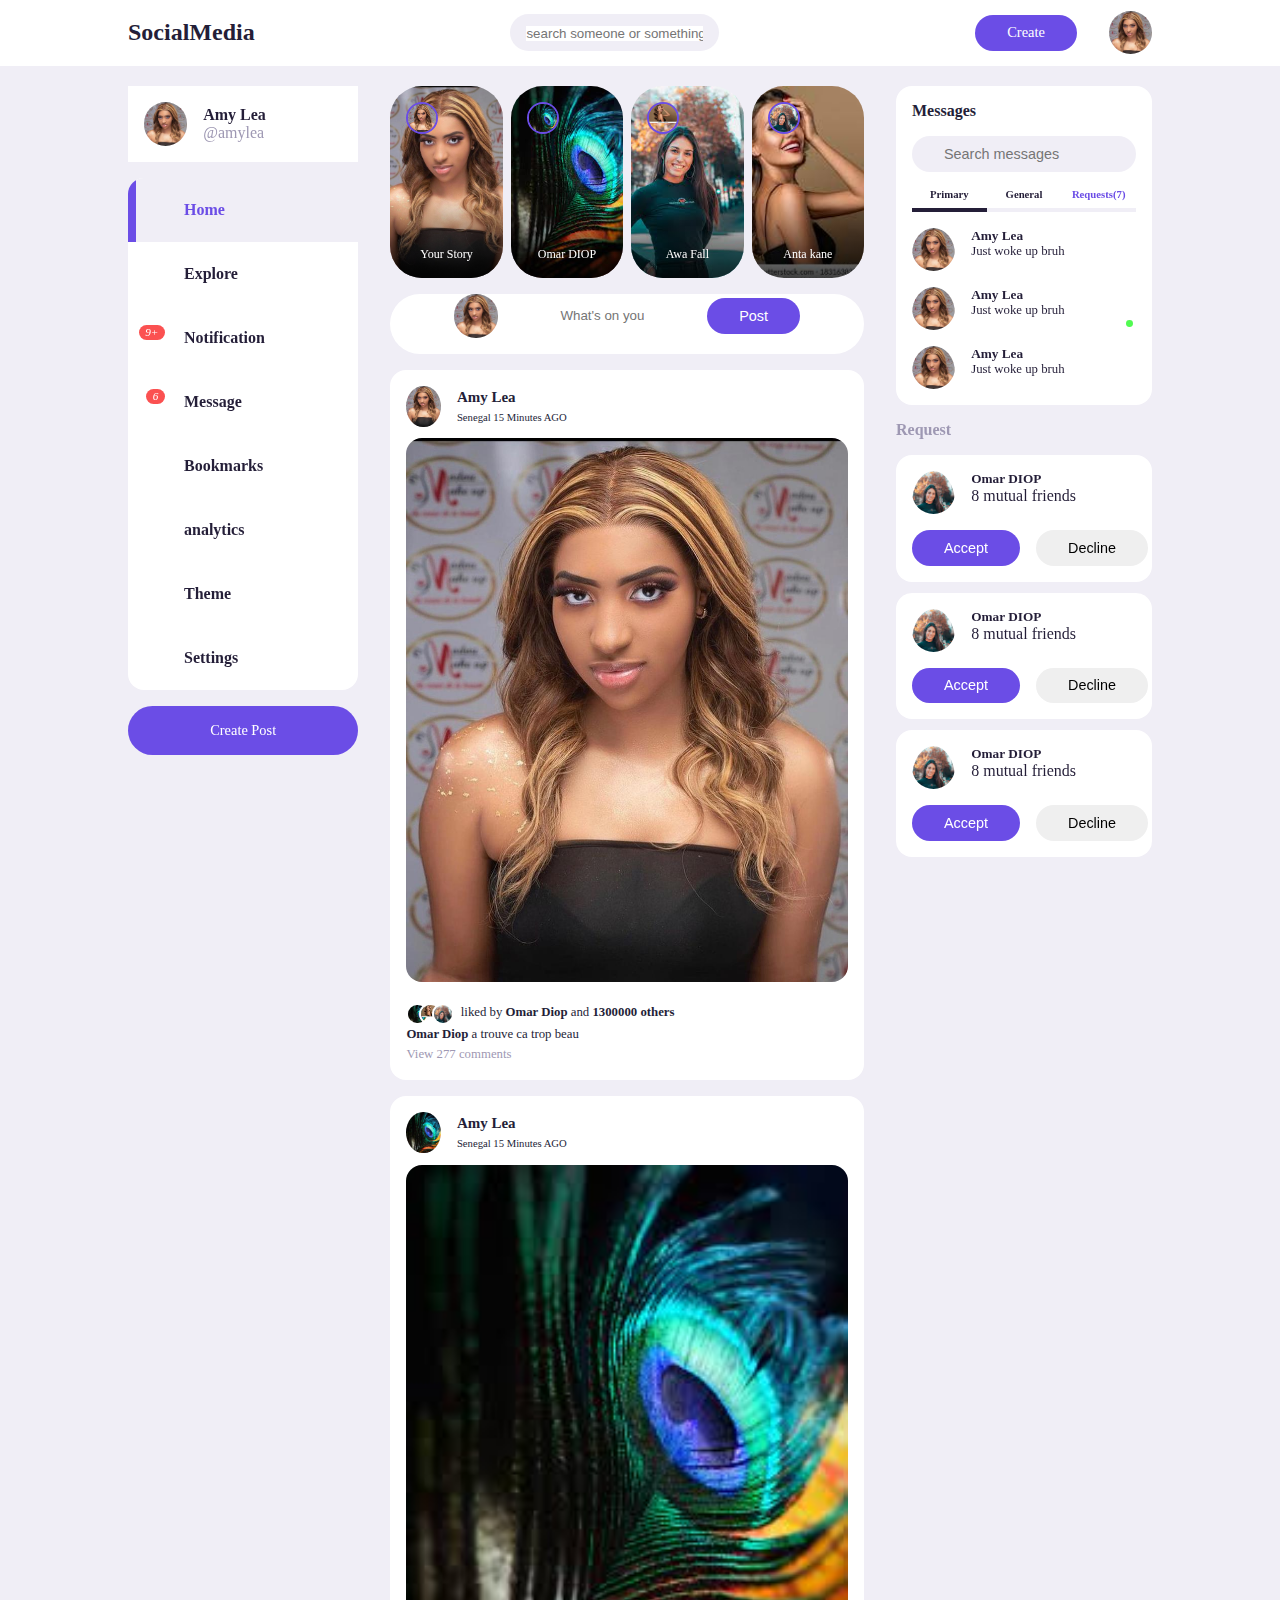
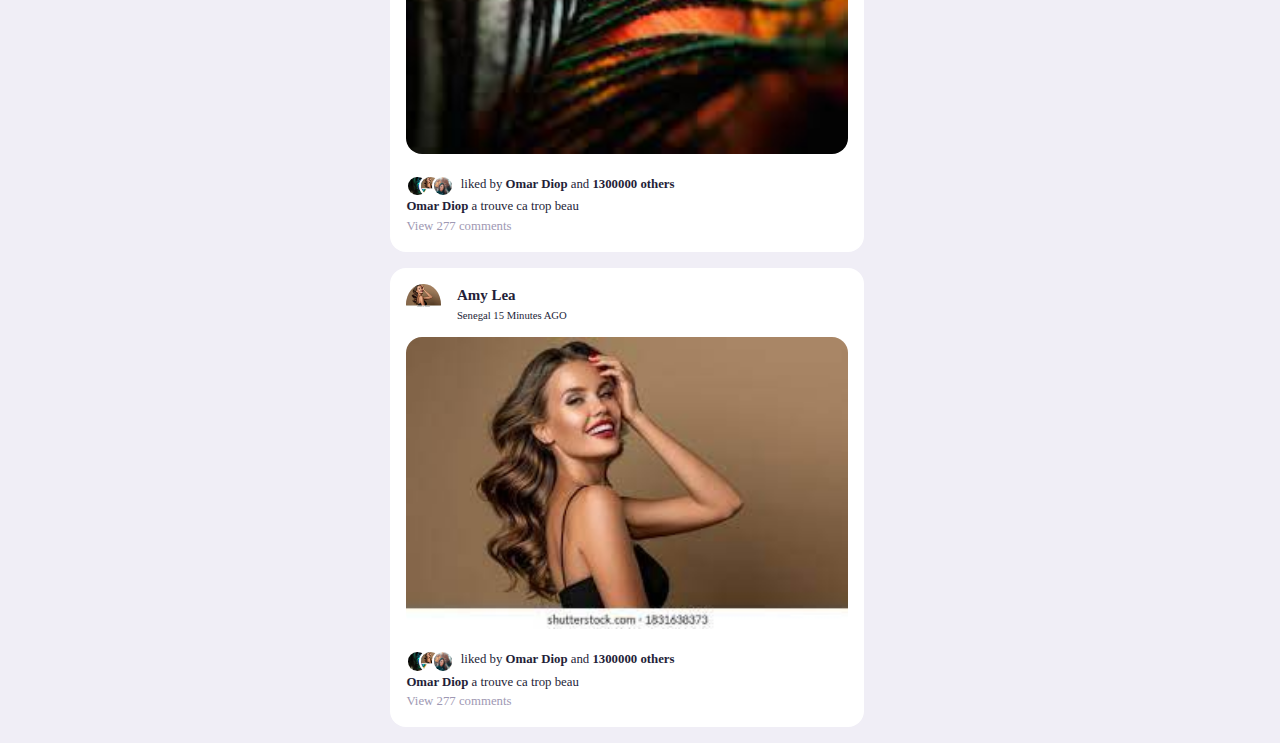
<file: index.html>
<!DOCTYPE html>
<html lang="en">
<head>
    <meta charset="UTF-8">
    <meta http-equiv="X-UA-Compatible" content="IE=edge">
    <meta name="viewport" content="width=device-width, initial-scale=1.0">
    <title>Reseau Social</title>
    <link rel="stylesheet" href="style.css">
    <!---ICONSCOUNT CDN-->
    <link rel="stylesheet" href="https://unicons.iconscout.com/release/v2.1.6/css/unicons.css">
</head>
<body>
    <nav>
        <div class="container">
            <h2 class="logo">SocialMedia</h2>
            <div class="search-bar">
                <i class="uil uil-search"></i>
                <input type="text" placeholder="search someone or something">
            </div>
            <div class="create">
                <label class="btn btn-primary"for="create-post">Create</label>
                <div class="profile-photo">
                    <img src="./image/profil4.jpg" alt="">
                </div>
            </div>
        </div>
    </nav>
    <!--------------MAIN SECTION------------------------>
    <main>
        <div class="container">
            <!---left------------>
            <div class="left">
                <a  class="profile">
                    <div class="profile-photo">
                        <img src="./image/profil4.jpg">
                    </div>
                    <div class="handle">
                        <h4>Amy Lea</h4>
                        <p class="text-muted">@amylea</p>
                    </div>
                </a>
                <!-----SIDEBAR-------------->
                <div class="sidebar">
                    <a class="menu-item active"><span><i class="uil uil-home"></i></span><h3>Home</h3></a>
                     <a class="menu-item" > <span><i class="uil uil-compass"></i></span><h3>Explore</h3></a>
                    <a class="menu-item" id="notifications"><span><i class="uil uil-bell"><small class="notification-count">9+</small></i></span><h3>Notification</h3>
                       <!--notification popup-->
                       <div class="notification-popup">
                           <div>
                               <div class="profile-photo">
                                   <img src="./image/profil1.jpg" alt=>
                               </div>
                               <div class="notificaion-body">
                                   <b>Omar DIOP </b>accept your request
                                   <small class="text-muted">2 DAYS AGO</small>
                               </div>
                           </div>
                       
                        <div>
                            <div class="profile-photo">
                                <img src="./image/profil2.jpg" alt=>
                            </div>
                            <div class="notificaion-body">
                                <b>Fatou Sall </b>accept your request
                                <small class="text-muted">3 DAYS AGO</small>
                            </div>
                        </div>
                    
                        <div>
                            <div class="profile-photo">
                                <img src="./image/profil3.jpg" alt=>
                            </div>
                            <div class="notificaion-body">
                                <b>Awa Kane </b>accept your request
                                <small class="text-muted">1 WEEK AGO</small>
                            </div>
                        </div>
                
                    
                        <div>
                            <div class="profile-photo">
                                <img src="./image/profil4.jpg" alt=>
                            </div>
                            <div class="notificaion-body">
                                <b>Fama DIOP </b>commented on your post
                                <small class="text-muted">1 MOUTH AGO</small>
                            </div>
                        </div>
                    </div>
                        
                    </a>
                    <!---Fin du notification popup-->
                      </a>
                    <a class="menu-item" id="messages-notification"> <span><i class="uil uil-envelope"><small class="notification-count">6</small></i></span><h3>Message</h3></a>
                    <a class="menu-item" >  <span><i class="uil uil-bookmark"></i></span><h3>Bookmarks</h3></a>
                    <a class="menu-item" >  <span><i class="uil uil-chart-line"></i></span><h3>analytics</h3></a>
                    <a class="menu-item" >  <span><i class="uil uil-palette"></i></span><h3>Theme</h3></a>
                    <a class="menu-item" >  <span><i class="uil uil-setting"></i></span><h3>Settings</h3></a>
                </div>
                <!--Fin du sidebar------------>
                <label for="create-post" class="btn btn-primary">Create Post</label>
            </div>
            <!--Middle------------>
            <div class="middle">
               <!---STORIES-->
               <div class="stories">
                   <div class="story">
                       <div class="profile-photo">
                           <img src="./image/profil4.jpg">
                       </div>
                       <p class="name">Your Story</p>
                   </div>
                   <div class="story">
                        <div class="profile-photo">
                            <img src="./image/profil1.jpg">
                        </div>
                        <p class="name">Omar DIOP</p>
                </div>
                <div class="story">
                        <div class="profile-photo">
                            <img src="./image/profil2.jpg">
                        </div>
                        <p class="name">Awa Fall</p>
                </div>
                <div class="story">
                        <div class="profile-photo">
                            <img src="./image/profil3.jpg">
                        </div>
                        <p class="name">Anta kane</p>
                </div>
               </div>
               <!----End Stories-->
               <form class="create-post">
                   <div class="profile-photo">
                       <img src="./image/profil4.jpg">
                   </div>
                   <input type="text" placeholder="What's on your mind ,Omar?" id="create-post">
                   <input type="submit" value="Post" class="btn btn-primary">
               </form>
               <!---------------------FEEDS------------------------>
               <div class="feeds">
                   <!-------------------FEED1---------------------->
                   <div class="feed">
                        <div class="head">
                            <div class="user">
                                <div class="profile-photo">
                                    <img src="./image/profil4.jpg">
                                </div>
                                <div class="ingo">
                                    <h3>Amy Lea</h3>
                                    <small>Senegal 15 Minutes AGO</small>
                                </div>
                            </div>
                            <span class="edit">
                                <i class="uil uil-ellipsis-h"></i>
                            </span>
                        </div>
                        <div class="photo">
                            <img src="./image/profil4.jpg">
                        </div>
                        <div class="action-button">
                            <div class="interaction-bttons">
                             <span><i class="uil uil-heart"></i></span>
                             <span><i class="uil uil-comment-dots"></i></span>
                             <span><i class="uil uil-share-alt"></i></span>
                            </div>
                            <div class="bookmarks">
                                <span><i class="uil uil-bookmark-full"></i></span>
                            </div>
                        </div>
                        <div class="liked-by">
                            <span> <img src="./image/profil1.jpg"></span>
                            <span> <img src="./image/profil2.jpg"></span>
                            <span> <img src="./image/profil3.jpg"></span>
                            <p>liked by <b>Omar Diop </b>and <b>1300000 others</b></p>
                        </div>
                         <div class="caption">
                             <p> <b>Omar Diop</b> a trouve ca trop beau <span class="hash-tag"></span></p>
                         </div>
                         <div class="comments text-muted">View 277 comments</div>
                   </div>
                   <!--------------------------END FEED1----------------------------------->
                    <!-------------------FEED2---------------------->
                    <div class="feed">
                        <div class="head">
                            <div class="user">
                                <div class="profile-photo">
                                    <img src="./image/profil1.jpg">
                                </div>
                                <div class="ingo">
                                    <h3>Amy Lea</h3>
                                    <small>Senegal 15 Minutes AGO</small>
                                </div>
                            </div>
                            <span class="edit">
                                <i class="uil uil-ellipsis-h"></i>
                            </span>
                        </div>
                        <div class="photo">
                            <img src="./image/profil1.jpg">
                        </div>
                        <div class="action-button">
                            <div class="interaction-bttons">
                             <span><i class="uil uil-heart"></i></span>
                             <span><i class="uil uil-comment-dots"></i></span>
                             <span><i class="uil uil-share-alt"></i></span>
                            </div>
                            <div class="bookmarks">
                                <span><i class="uil uil-bookmark-full"></i></span>
                            </div>
                        </div>
                        <div class="liked-by">
                            <span> <img src="./image/profil1.jpg"></span>
                            <span> <img src="./image/profil2.jpg"></span>
                            <span> <img src="./image/profil3.jpg"></span>
                            <p>liked by <b>Omar Diop </b>and <b>1300000 others</b></p>
                        </div>
                         <div class="caption">
                             <p> <b>Omar Diop</b> a trouve ca trop beau <span class="hash-tag"></span></p>
                         </div>
                         <div class="comments text-muted">View 277 comments</div>
                   </div>
                   <!--------------------------END FEED2----------------------------------->
                    <!-------------------FEED3---------------------->
                    <div class="feed">
                        <div class="head">
                            <div class="user">
                                <div class="profile-photo">
                                    <img src="./image/profil2.jpg">
                                </div>
                                <div class="ingo">
                                    <h3>Amy Lea</h3>
                                    <small>Senegal 15 Minutes AGO</small>
                                </div>
                            </div>
                            <span class="edit">
                                <i class="uil uil-ellipsis-h"></i>
                            </span>
                        </div>
                        <div class="photo">
                            <img src="./image/profil2.jpg">
                        </div>
                        <div class="action-button">
                            <div class="interaction-bttons">
                             <span><i class="uil uil-heart"></i></span>
                             <span><i class="uil uil-comment-dots"></i></span>
                             <span><i class="uil uil-share-alt"></i></span>
                            </div>
                            <div class="bookmarks">
                                <span><i class="uil uil-bookmark-full"></i></span>
                            </div>
                        </div>
                        <div class="liked-by">
                            <span> <img src="./image/profil1.jpg"></span>
                            <span> <img src="./image/profil2.jpg"></span>
                            <span> <img src="./image/profil3.jpg"></span>
                            <p>liked by <b>Omar Diop </b>and <b>1300000 others</b></p>
                        </div>
                         <div class="caption">
                             <p> <b>Omar Diop</b> a trouve ca trop beau <span class="hash-tag"></span></p>
                         </div>
                         <div class="comments text-muted">View 277 comments</div>
                   </div>
                   <!--------------------------END FEED3----------------------------------->
               </div>
            </div> 
            <!-----------------------------------END MIDDLE-------------------------------->
            <!--------------------------------------Right---------------------------------->
            <div class="right">
               <div class="messages">
                   <div class="heading">
                       <h4>Messages</h4><i class="uil uil-edit"></i>
                   </div>
                   <!-------------SEARCH BAR---------------->
                   <div class="search-bar">
                       <i class="uil uil-search"></i>
                       <input type="search" placeholder="Search messages" name="" id="messages-search">
                   </div>
                   <!-------------Messages category---------------->
                   <div class="category">
                       <h6 class="active">Primary</h6>
                       <h6>General</h6>
                       <h6 class="message-requests">Requests(7)</h6>
                   </div>
                   <!----Message------------------>
                   <div class="message">
                       <div class="profile-photo">
                           <img src="./image/profil4.jpg">
                       </div>
                       <div class="message-body">
                           <h5>Amy Lea</h5>
                           <p class="text-bold">Just woke up bruh</p>
                       </div>
                   </div>
                   <!---------MESSAGE---------->
                   <div class="message">
                    <div class="profile-photo active">
                        <img src="./image/profil4.jpg">
                        <div class="active"></div>
                    </div>
                    <div class="message-body">
                        <h5>Amy Lea</h5>
                        <p class="text-bold">Just woke up bruh</p>
                    </div>
                </div>
                <!---------MESSAGE---------->
                <div class="message">
                    <div class="profile-photo active">
                        <img src="./image/profil4.jpg">
                    </div>
                    <div class="message-body">
                        <h5>Amy Lea</h5>
                        <p class="text-bold">Just woke up bruh</p>
                    </div>
                </div>
               </div>
               <!--------------------------END MESSAGE--------------->
               <!-------------------------------------REQUEST1----------->
               <div class="friend-requests">
                   <h4>Request</h4>
                   <div class="request">
                       <div class="info">
                           <div class="profile-photo">
                               <img src="./image/profil3.jpg">
                           </div>
                           <div>
                               <h5>Omar DIOP</h5>
                        <p class="text-bold">
                            8 mutual friends
                        </p>
                           </div>
                       </div>
                       <div class="action">
                        <button class="btn btn-primary">Accept</button>
                        <button class="btn">Decline</button>
                   </div>
               </div>   
            <!------------------------------------REQUEST2--------->
            <div class="request">
                <div class="info">
                    <div class="profile-photo">
                        <img src="./image/profil3.jpg">
                    </div>
                    <div>
                        <h5>Omar DIOP</h5>
                 <p class="text-bold">
                     8 mutual friends
                 </p>
                    </div>
                </div>
                <div class="action">
                 <button class="btn btn-primary">Accept</button>
                 <button class="btn">Decline</button>
            </div>
        </div> 
        <!----------------------------------------------REQUEST3------------> 
        <div class="request">
            <div class="info">
                <div class="profile-photo">
                    <img src="./image/profil3.jpg">
                </div>
                <div>
                    <h5>Omar DIOP</h5>
             <p class="text-bold">
                 8 mutual friends
             </p>
                </div>
            </div>
            <div class="action">
             <button class="btn btn-primary">Accept</button>
             <button class="btn">Decline</button>
        </div>
    </div>  
    <!-------------------------------------END REQUEST4------------------>
            </div>
            </div>
    <!------------------------END RIGHT---------------------------------->
    </div>
    </main>
    <!-------------------------------THEME CUSTOMIZ------------------------>
    <div class="customize-theme">
        <div class="card">
            <h2>Customise your view</h2>
            <p class="text-muted">Manage your font size ,color and background</p>
            <!-- ----------FONT SIZE------>
            <div class="font-size">
                <h4>Font Size</h4>
                <div>
                    <h6>Aa</h6>
                    <div class="choose-size">
                        <span class="font-size-1"></span>
                        <span class="font-size-2 active"></span>
                        <span class="font-size-3"></span>
                        <span class="font-size-4"></span>
                        <span class="font-size-5"></span>
                    </div>
                    <h3>Aa</h3>
                </div>
            </div>
            <!-------------------------PRIMARY COLOR--------->
            <div class="color">
                <h4>Color</h4>
                <div class="choose-color">
                    <span class="color-1 active"></span>
                    <span class="color-2"></span>
                    <span class="color-3"></span>
                    <span class="color-4"></span>
                    <span class="color-5"></span>
                </div>
            </div>
            <!----------------------BACKGROUND COLOR----------->
            <div class="background">
            <h4>Background</h4>
            <div class="choose-bg">
                <div class="bg-1">
                    <span></span>
                    <h5 for="bg-1 active">Light</h5>
                </div>
                <div class="bg-2">
                    <span></span>
                    <h5 for="bg-2">Dim</h5>
                </div>
                <div class="bg-3">
                    <span></span>
                    <h5 for="bg-3">Lights Out</h5>
                </div>
            </div>
        </div>
        </div>
    </div>
    <script src="index.js"></script>
</body>
</html>
</file>
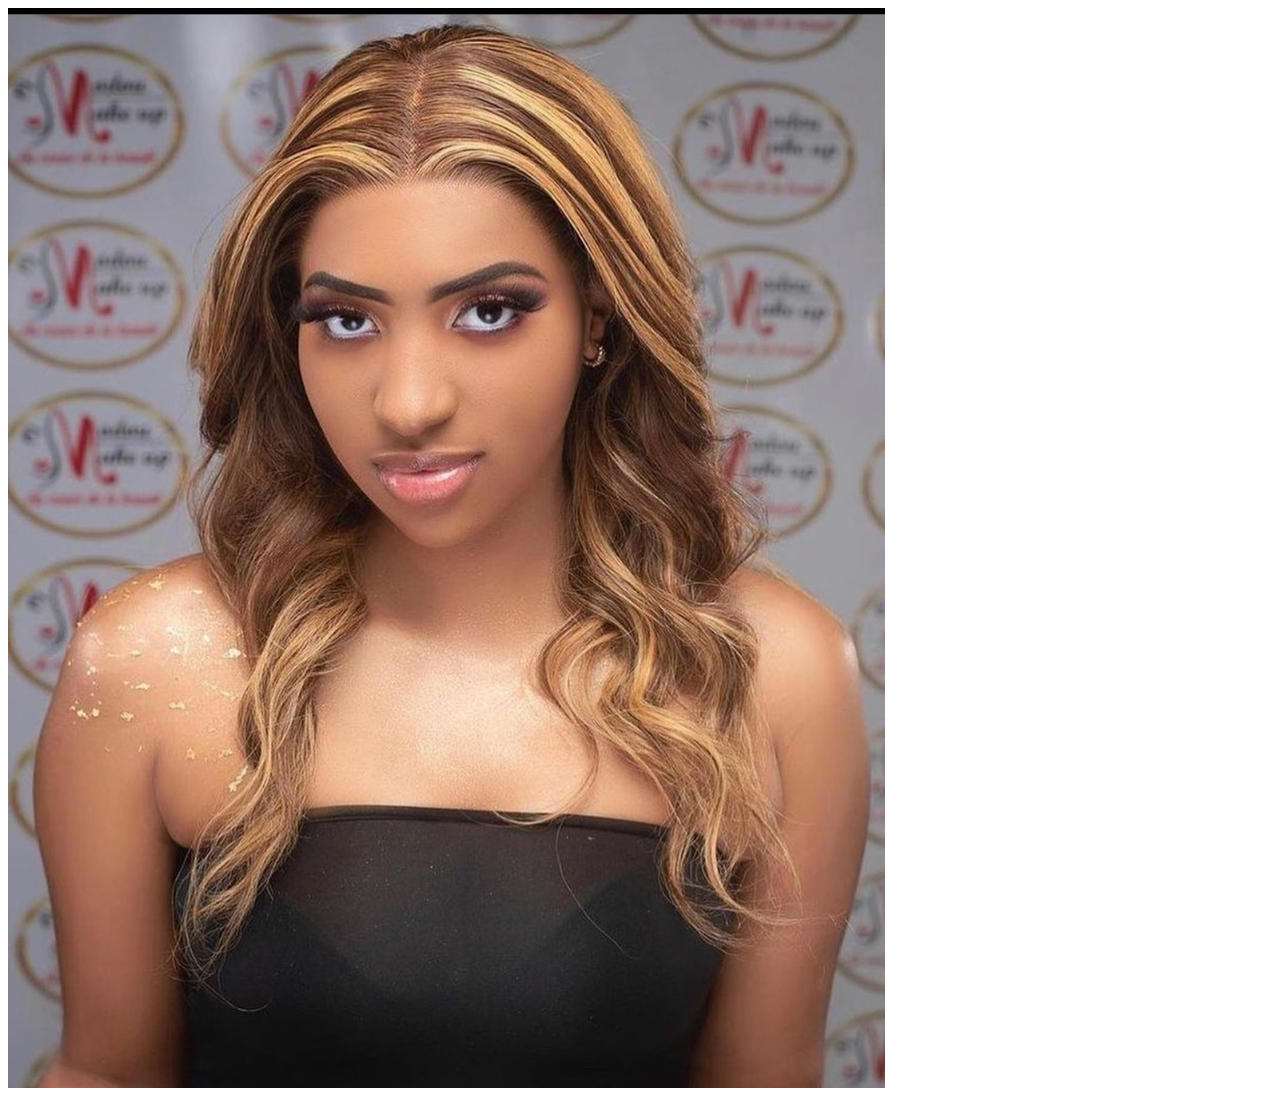
<file: testimage.html>
<!DOCTYPE html>
<html lang="en">
<head>
    <meta charset="UTF-8">
    <meta http-equiv="X-UA-Compatible" content="IE=edge">
    <meta name="viewport" content="width=device-width, initial-scale=1.0">
    <title>Document</title>
</head>
<body>
    <img src="./image/profil4.jpg" onmouseover=" this.src='./image/profil2';"
                                    onmouseout=" this.src='./image/profil4';">
</body>
</html>
</file>
<file: style.css>
:root{
    --color-white:hsl(252,30%,100%);
    --color-light:hsl(252,30%,95%);
    --color-gray:hsl(252,15%,65%);
    --color-primary:hsl(252,75%,60%);
    --color-secondary:hsl(252,100%,90%);
    --color-sucess:hsl(120,95%,65%);
    --color-danger:hsl(0,95%,65%);
    --color-dark:hsl(252,30%,17%);
    --color-black:hsl(252,30%,10%);

    --border-radius:2rem;
    --card-border-radius:1rem;
    --btn-padding:0.6rem 2rem;
    --search-padding:0.6rem 1rem;
    --card-padding: 1rem;

    --sticky-top-left:5.4rem;
    --sticky-top-right:-18rem;
}
*,*::before,*::after{
    margin: 0;
    padding: 0;
    outline: 0;
    box-sizing: border-box;
    text-decoration: none;
    list-style: none;
    border: none;
}
body{
    font-family:century 'Franklin Gothic Medium', 'Arial Narrow', Arial, sans-serif ;
    color:var(--color-dark);
    background:var(--color-light);
    overflow-x: hidden;
}
.container{
    width: 80%;
    margin: 0 auto;
}
.profile-photo{
    width: 2.7em;
    aspect-ratio: 1/1;
    border-radius: 50%;
    overflow: hidden;
}
img{
    display: block;
    width: 100%;
}
.btn{
    display: inline-block;
    padding: var(--btn-padding);
    font-weight: 500;
    border-radius:var(--border-radius);
    cursor: pointer;
    transition: all 300ms ease;
    font-size: 0.9rem;
}
.btn:hover{
    opacity: 0.8;
}
.btn-primary{
    background:var(--color-primary);
    color: white;
}
.text-bold{
    font-weight: 500;
}
.text-muted{
    color: var(--color-gray);
}
nav{
    width: 100%;
    background: var(--color-white);
    padding: 0.7rem 0;
    position:fixed;
    top:0;
    z-index: 10;
}
nav .container{
    display: flex;
    align-items: center;
    justify-content: space-between;
}
.search-bar{
    background: var(--color-light);
    border-radius: var(--border-radius);
    padding: var(--search-padding);
}
.search-bar input[type="search"]{
    background: transparent;
    width: 30vw;
    margin-left: 1rem;
    font-size: 0.9rem;
    color: var(--color-dark);  
}
nav .search-bar input[type='search']::placeholder{
    color: var(--color-gray);
}
nav .create{
    display: flex;
    align-items: center;
    gap: 2rem;
}
/*MAIN*/
main{
    position: relative;
    top: 5.4rem;
}
main .container{
    display:grid;
    grid-template-columns: 18vw auto 20vw;
    column-gap:2rem ;
    position: relative;
}
/*LEFT*/
main .container .left{
    height: max-content;
    position: sticky;
    top: var(--sticky-top-left);
}
main .container .left .profile{
    padding: var(--card-padding);
    background: var(--color-white);
    border-radius:var(--card-border-radiu s);
    display: flex;
    align-items: center;
    column-gap:1rem;
    width:100% ;
}
/*SIDEBAR*/
.left .sidebar{
    margin-top: 1rem;
    background: var(--color-white);
    border-radius:var(--card-border-radius);
}
.left .sidebar .menu-item{
    display: flex;
    align-items: center;
    height: 4rem;
    cursor: pointer;
    transition: all 300ms ease;
    position: relative;
}
.left .sidebar .menu-item:hover{
    background:var(--color-light);
}
.left .sidebar i{
    font-size: 1.4rem;
    color: var(--color-gray);
    margin-left: 2rem;
    position: relative;
}
.left .sidebar i .notification-count{
    background: var(--color-danger);
    color: white;
    font-size: 0.7rem;
    width: fit-content;
    border-radius: 0.8rem;
    padding: 0.1rem 0.4rem;
    position:absolute;
    top: -O.2rem;
    right: -0.3rem;
}
.left .sidebar h3{
    margin-left: 1.5rem ;
    font-size:1rem;
}
.left .sidebar .active{
    background: var(--color-light);
}
.left .sidebar .active i,
.left .sidebar .active h3{
    color:var(--color-primary);
}
.left .sidebar .active::before{
    content: "";
    display:block;
    width: 0.5rem;
    height: 100%;
    position: absolute;
    background: var(--color-primary);
}
.left .sidebar .menu-item:first-child.active{
    border-top-left-radius: var(--card-border-radius);
    overflow: hidden;
}
.left .sidebar .menu-item:last-child.active{
    border-bottom-left-radius: var(--card-border-radius);
    overflow: hidden;
}
.left .btn{
    margin-top: 1rem;
    width: 100%;
    text-align: center;
    padding: 1rem 0;
}
.left .notification-popup{
    position: absolute;
    top: 0;
    left:243px;
    width: 30rem;
    background: var(--color-white);
    border-radius: var(--card-border-radius);
    padding:var(--card-padding);
    box-shadow: 0 0 2rem hsl(var(--color-primary),75%,60% 25%);
    display: none;
}
.left .notification-popup::before{
    content: "";
    width: 1.2rem;
    height: 1.2rem;
    display: block;
    background: var(--color-white);
    position:absolute;
    left: -0.6rem;
    transform: rotate(45deg);
}
.left .notification-popup >div{
    display: flex;
    align-items: start;
    gap: 1rem;
    margin-bottom: 1rem;
}
.left .notification-popup small{
    display: block;
}
/*------------------MIDDLE-----------*/
.middle .stories{
    display: flex;
    justify-content:space-between;
    height: 12rem;
    gap: 0.5rem;
}
.middle .stories .story{
    padding: var(--card-padding);
    border-radius: var(--border-radius);
    display: flex;
    flex-direction: column;
    justify-content: space-between;
    align-items: center;
    color: white;
    font-size: 0.75rem;
    width: 100%;
    position: relative;
    overflow: hidden;
}
.middle .stories .story::before{
    content: "";
    display: block;
    width: 100%;
    height: 5rem;
    background:linear-gradient(transparent,rgba(0,0,0,0.75));
    position: absolute;
    bottom: 0;
}
.middle .stories .story .name{
    z-index: 2;
}
.middle .stories .story:nth-child(1){
    background: url('./image/profil4.jpg') 
    no-repeat center center/cover;
}
.middle .stories .story:nth-child(2){
    background: url('./image/profil1.jpg') 
    no-repeat center center/cover;
}
.middle .stories .story:nth-child(3){
    background: url('./image/profil3.jpg') 
    no-repeat center center/cover;
}
.middle .stories .story:nth-child(4){
    background: url('./image/profil2.jpg') 
    no-repeat center center/cover;
}
.middle .story .profile-photo{
    width: 2rem;
    height: 2rem;
    align-self: start;
    border: 2px solid var(--color-primary);
}
/*     CREATE POST*/
.middle .create-post{
     width: 100%;
     display: flex;
     align-items: center;
     justify-content: space-between;
     margin-top: 1rem;
     background:var(--color-white);
     padding: 0 4rem var(--card-padding);
     border-radius: var(--border-radius);
}
.middle .create-post input[type='text']{
    justify-self: start;
    width: 100px;
    padding-left: 1rem;
    background: transparent;
    color: var(--color-dark);
    margin-right: 1rem;
}
/*-------------FEEDS-------------------*/
.middle .feeds .feed{
    background: var(--color-white);
    border-radius:var(--card-border-radius);
    padding: var(--card-padding);
    margin: 1rem 0;
    font-size: 00.8rem;
    line-height: 1.5;
}
.middle .feed .head{
    display: flex;
    justify-content: space-between;
}
.middle .feed .user{
    display: flex;
    gap: 1rem;
}
.middle .feed .photo{
    border-radius: var(--card-border-radius);
    overflow: hidden;
    margin: 0.7rem 0;
}
.middle .feed .action-button{
    display: flex;
    justify-content: space-between;
    align-items: center;
    font-size: 1.4rem;
    margin: 0.6rem;
}
.middle .liked-by{
    display: flex;
}
.middle .liked-by span{
    width: 1.4rem;
    height: 1.4rem;
    display: block;
    border-radius: 50%;
    overflow: hidden;
    border: 2px solid var(--color-white);
    margin-left: -0.6rem;
}
.middle .liked-by span:first-child{
    margin: 0;
}
.middle .liked-by p{
    margin-left: 0.5em;
}
/*--------------------------RIGHT--------------------*/
main .container .right{
    height: max-content;
    position: sticky;
    top: var(--sticky-top-right);
    bottom: 0;
}
.right .messages{
    background:var(--color-white);
    border-radius: var(--card-border-radius);
    padding: var(--card-padding);
}
.right .messages .heading{
    display: flex;
    align-items: center;
    justify-content: space-between;
    margin-bottom: 1rem;
}
.right .messages i{
    font-size: 1.4rem;
}
.right .messages .search-bar{
   display: flex;
   margin-bottom: 1rem;
}
.right .messages .category{
    display: flex;
    justify-content: space-between;
    margin-bottom: 1rem;
}
.right .messages .category h6{
    width: 100%;
    text-align: center;
    border-bottom: 4px solid var(--color-light);
    padding-bottom: 0.5rem;
    font-size:O.85rem;
}
.right .messages .category .active{
    border-color:var(--color-dark);
}
.right .messages  .message-requests{
    color: var(--color-primary);
}
.right .messages .message{
    display: flex;
    gap: 1rem;
    margin-bottom: 1rem;
    align-items: start;
}
.right .messages .message:last-child{
    margin: 0;

}
.right .messages .message p{
    font-size: 0.8rem;
}
.right .messages .message{
  position: relative;
  overflow: visible;
}
.right .profile-photo img{
    border-radius: 50%;
}
.right .messages .message .profile-photo .active{
  width: 0.8rem;
  height: 0.8rem;
  border-radius: 50%;
  border:3px solid var(--color-white);
  background: var(--color-sucess);
  position: absolute;
  bottom: 0;
  right: 0 ;
}
/*FRIEND REQUESTS---------------*/
.right .friens-requests{
    margin-top: 1rem;
}
.right .friend-requests h4{
    color: var(--color-gray);
    margin: 1rem 0;
}
.right .request{
    background: var(--color-white);
    padding: var(--card-padding);
    border-radius: var(--card-border-radius);
    margin-bottom: 0.7rem;
}
.right .request .info{
    display: flex;
    gap: 1rem;
    margin-bottom: 1rem;
}
.right .request .action{
   display: flex;
   gap: 1rem;
}
/*============THEME CUSTOMIZATION========*/
.customize-theme{
    background: rgba(255,255,255,0.5);
    width: 100vw;
    height: 100vw;
    position: fixed;
    top: 0;
    left: 0;
    z-index: 100;
    text-align: center;
    display: grid;
    place-items: center;
    font-size: 0.9rem;
    display: none;
}
.customize-theme .card{
    background: var(--color-white);
    padding: 3rem;
    border-radius:var(--card-border-radius);
    width: 50%;
}
/*FONT SIZE-----------*/
.customize-theme .font-size{
    margin-top: 5rem;
}
.customize-theme .font-size > div{
    display: flex;
    justify-content: space-between;
    align-items: center;
    background: var(--color-light);
    padding: var(--search-padding);
    border-radius: var(--card-border-radius);
     
}
.customize-theme .choose-size{
    background: var(--color-secondary);
    height: 0.3rem;
    width: 100%;
    margin: 0 1rem;
    display: flex;
    justify-content: space-between;
    align-items: center;
}
.customize-theme .choose-size span{
    width: 1rem;
    height: 1rem;
    background: var(--color-secondary);
    border-radius: 50%;
    cursor: pointe r;
}
.customize-theme .choose-size span.active{
    background: var(--color-primary);
}
.customize-theme .color{
    margin-top: 2rem;
}
.customize-theme .choose-color{
    background: var(--color-light);
    padding: var(--search-padding);
    border-radius: var(--card-border-radius);
    display: flex;
    align-items: center;
    justify-content: space-between;
}
.customize-theme .choose-color span{
    width: 2.2rem;
    height:2.2rem;
    border-radius: 50%;
}
.customize-theme .choose-color span:nth-child(1){
    background: hsl(252,75%,60%);
}
.customize-theme .choose-color span:nth-child(2){
    background: hsl(52,75%,60%);
}
.customize-theme .choose-color span:nth-child(3){
    background: hsl(352,75%,60%);
}
.customize-theme .choose-color span:nth-child(4){
    background: hsl(152,75%,60%);
}
.customize-theme .choose-color span:nth-child(5){
    background: hsl(202,75%,60%);
}
.customize-theme .choose-color span.active{
    border: 5px solid white;
}
.customize-theme .background{
    margin-top: 2rem;
}
.customize-theme .choose-bg{
    display: flex;
    align-items: center;
    justify-content: space-between;
    gap: 1.5rem;
}
.customize-theme .choose-bg > div{
    padding: var(--card-padding);
    width: 100%;
    display: flex;
    align-items: center;
    font-size: 1rem;
    font-weight: bold;
    border-radius: 0.4rem;
    cursor: pointer;
}
.customize-theme .choose-bg > div.active{
    border: 2px solid var(--color-primary);
}
.customize-theme .choose-bg .bg-2{
    background: hsl(252,30%,17%);
    color: white;
}
.customize-theme .choose-bg .bg-3{
    background: hsl(252,30%,10%);
    color: white;
}
.customize-theme .choose-bg > div span{
    width: 2rem;
    height: 2rem;
    border: 2px solid var(--color-gray);
    border-radius: 50%;
    margin-right: 1rem;
}
/*=======MEDIA FOR SMALL LAPTOP=====*/
@media screen and (max-width: 1200px){
    .container{
        width: 95%;
    }
    main .container{
        grid-template-columns: 5rem auto 30vw;
        gap:1rem
    }
    .left{
        width: 5rem;
        z-index: 5;
    }
     main .container .left .profile{
         display: none;
     }
     .sidebar h3{
         display: none;
     }
     .left .btn{
         display: none;
     }
}
/*=====SMALL MEDIA=======*/
@media screen and (max-width: 992px){
    nav .sear-bar{
        display: none;
    }
    main .container{
        grid-template-columns:0 auto 5rem;
        gap:0;
    }
     main .container .left {
         grid-column: 3/4;
         position: fixed;
         bottom: 0;
         right: 0;
     }
     .left .notification-popup{
         position: absolute;
         left: -20rem;
         width: 20rem;
     }
     .left .notification-popup::before{
         display:absolute;
         top: 1.3rem;
         left: calc(20rem-O.6rem);
         display: block;
     }
     main .container .middle{
         grid-column :1/3;
     }
     main .container .right{
         display: none;
     }
}
</file>
